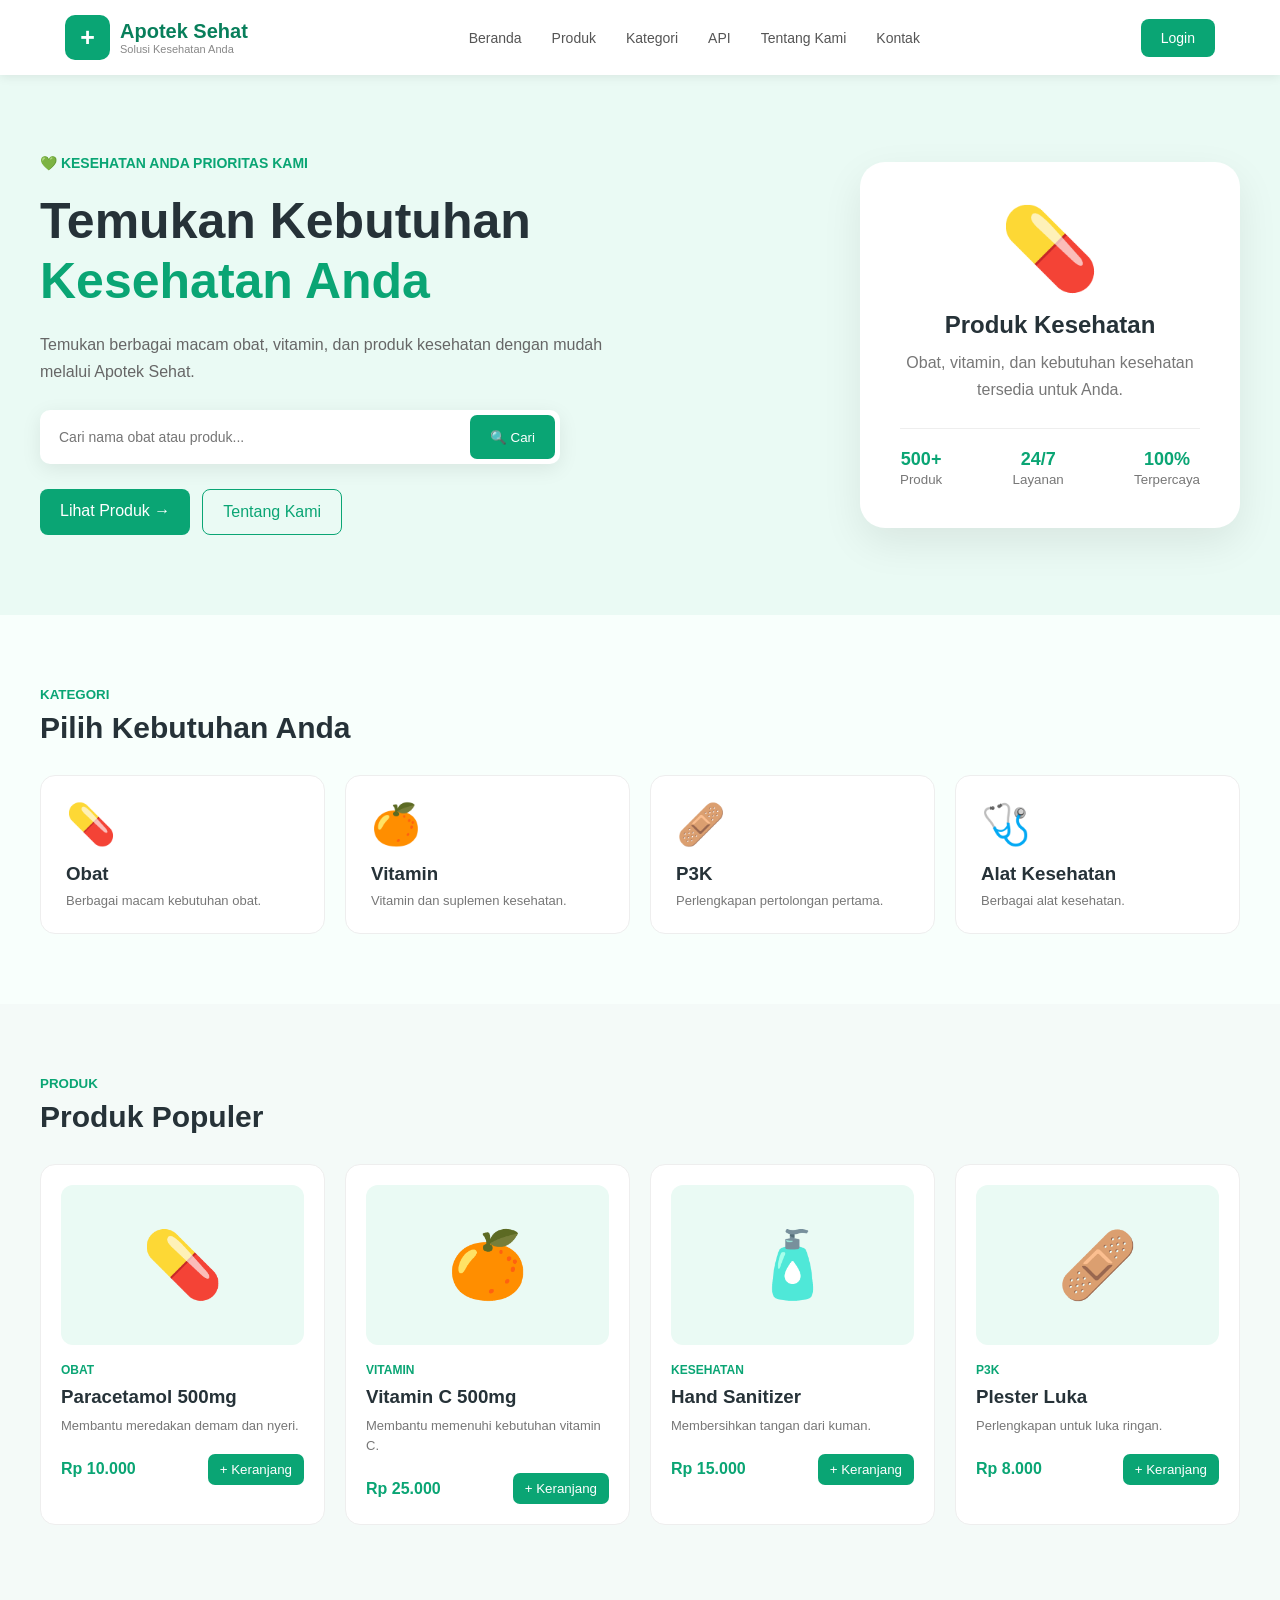
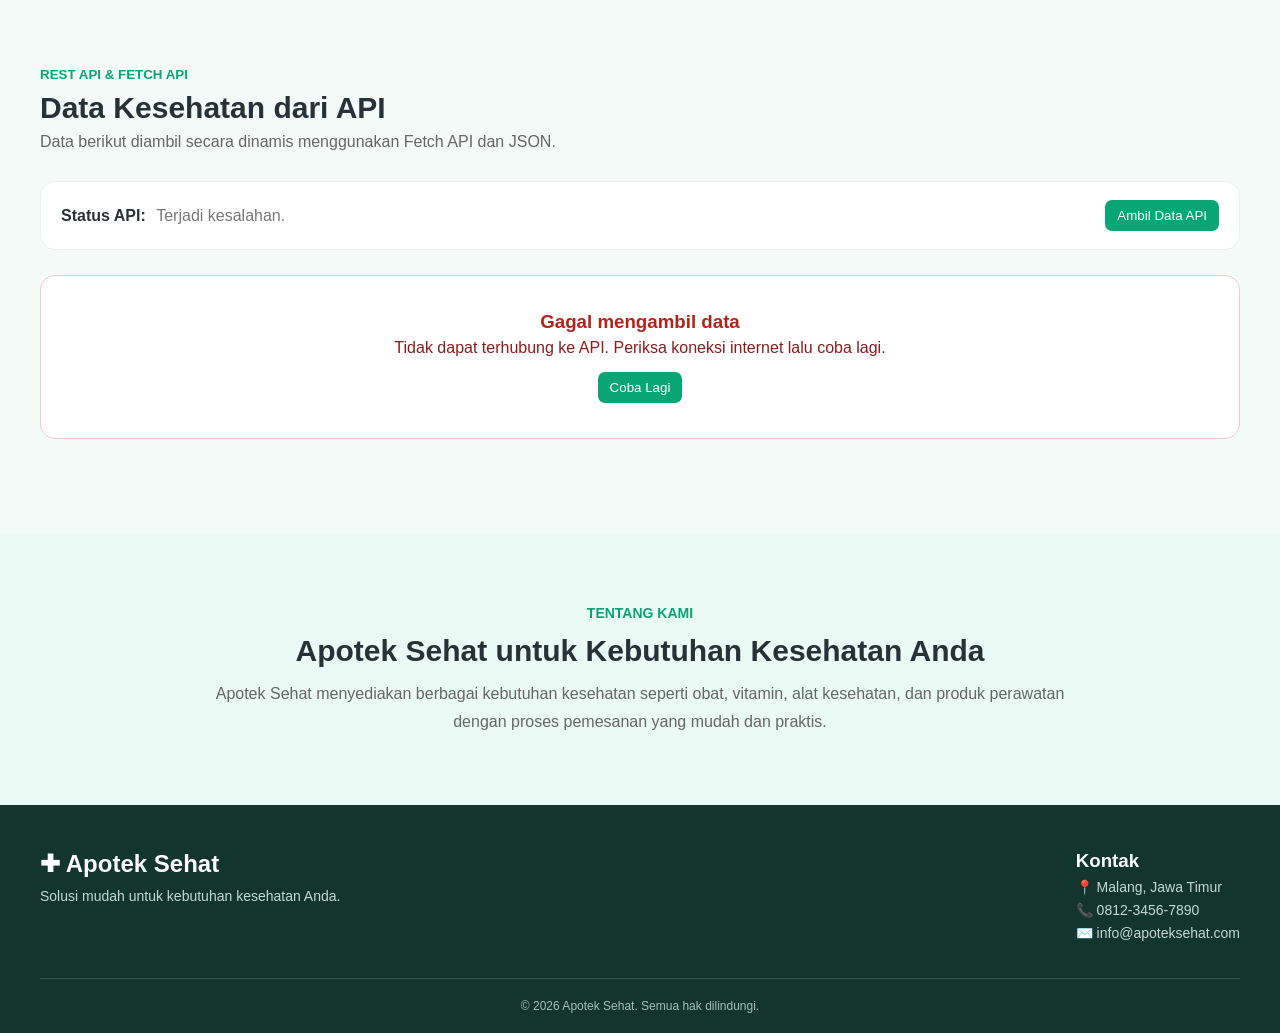
<file: APOTIK WEEK 2/index.html>
<!DOCTYPE html>
<html lang="id">

<head>
    <meta charset="UTF-8">
    <meta name="viewport" content="width=device-width, initial-scale=1.0">
    <title>Apotek Sehat</title>

    <!-- File CSS (tampilan) -->
    <link rel="stylesheet" href="style.css">
</head>

<body>

    <!-- ================= NAVBAR ================= -->
    <header>
        <nav class="navbar">

            <div class="logo">
                <div class="logo-icon">+</div>
                <div>
                    <h2>Apotek Sehat</h2>
                    <p>Solusi Kesehatan Anda</p>
                </div>
            </div>

            <ul class="menu">
                <li><a href="#">Beranda</a></li>
                <li><a href="#produk">Produk</a></li>
                <li><a href="#kategori">Kategori</a></li>
                <li><a href="#api-data">API</a></li>
                <li><a href="#tentang">Tentang Kami</a></li>
                <li><a href="#kontak">Kontak</a></li>
            </ul>

            <button class="login-btn" onclick="login()">Login</button>

        </nav>
    </header>


    <!-- ================= HERO ================= -->
    <section class="hero">
        <div class="hero-container">

            <div class="hero-text">
                <div class="small-title">💚 KESEHATAN ANDA PRIORITAS KAMI</div>

                <h1>Temukan Kebutuhan <span>Kesehatan Anda</span></h1>

                <p>
                    Temukan berbagai macam obat, vitamin,
                    dan produk kesehatan dengan mudah
                    melalui Apotek Sehat.
                </p>

                <!-- SEARCH -->
                <div class="search-box">
                    <input type="text" id="search" placeholder="Cari nama obat atau produk...">
                    <button onclick="searchProduct()">🔍 Cari</button>
                </div>

                <div class="hero-buttons">
                    <a href="#produk" class="btn-primary">Lihat Produk →</a>
                    <a href="#tentang" class="btn-secondary">Tentang Kami</a>
                </div>
            </div>

            <!-- HERO CARD -->
            <div class="hero-card">
                <div class="icon">💊</div>
                <h2>Produk Kesehatan</h2>
                <p>Obat, vitamin, dan kebutuhan kesehatan tersedia untuk Anda.</p>

                <div class="statistics">
                    <div><strong>500+</strong><small>Produk</small></div>
                    <div><strong>24/7</strong><small>Layanan</small></div>
                    <div><strong>100%</strong><small>Terpercaya</small></div>
                </div>
            </div>

        </div>
    </section>


    <!-- ================= KATEGORI ================= -->
    <section id="kategori">
        <div class="container">

            <div class="section-title">
                <small>KATEGORI</small>
                <h2>Pilih Kebutuhan Anda</h2>
            </div>

            <div class="category-list">

                <div class="category">
                    <div class="category-icon">💊</div>
                    <h3>Obat</h3>
                    <p>Berbagai macam kebutuhan obat.</p>
                </div>

                <div class="category">
                    <div class="category-icon">🍊</div>
                    <h3>Vitamin</h3>
                    <p>Vitamin dan suplemen kesehatan.</p>
                </div>

                <div class="category">
                    <div class="category-icon">🩹</div>
                    <h3>P3K</h3>
                    <p>Perlengkapan pertolongan pertama.</p>
                </div>

                <div class="category">
                    <div class="category-icon">🩺</div>
                    <h3>Alat Kesehatan</h3>
                    <p>Berbagai alat kesehatan.</p>
                </div>

            </div>
        </div>
    </section>


    <!-- ================= PRODUK ================= -->
    <section id="produk">
        <div class="container">

            <div class="section-title">
                <small>PRODUK</small>
                <h2>Produk Populer</h2>
            </div>

            <div class="product-list">

                <!-- PRODUK 1 -->
                <div class="product">
                    <div class="product-image">💊</div>
                    <span class="product-category">OBAT</span>
                    <h3>Paracetamol 500mg</h3>
                    <p>Membantu meredakan demam dan nyeri.</p>
                    <div class="product-bottom">
                        <span class="price">Rp 10.000</span>
                        <button class="cart-button" onclick="addCart()">+ Keranjang</button>
                    </div>
                </div>

                <!-- PRODUK 2 -->
                <div class="product">
                    <div class="product-image">🍊</div>
                    <span class="product-category">VITAMIN</span>
                    <h3>Vitamin C 500mg</h3>
                    <p>Membantu memenuhi kebutuhan vitamin C.</p>
                    <div class="product-bottom">
                        <span class="price">Rp 25.000</span>
                        <button class="cart-button" onclick="addCart()">+ Keranjang</button>
                    </div>
                </div>

                <!-- PRODUK 3 -->
                <div class="product">
                    <div class="product-image">🧴</div>
                    <span class="product-category">KESEHATAN</span>
                    <h3>Hand Sanitizer</h3>
                    <p>Membersihkan tangan dari kuman.</p>
                    <div class="product-bottom">
                        <span class="price">Rp 15.000</span>
                        <button class="cart-button" onclick="addCart()">+ Keranjang</button>
                    </div>
                </div>

                <!-- PRODUK 4 -->
                <div class="product">
                    <div class="product-image">🩹</div>
                    <span class="product-category">P3K</span>
                    <h3>Plester Luka</h3>
                    <p>Perlengkapan untuk luka ringan.</p>
                    <div class="product-bottom">
                        <span class="price">Rp 8.000</span>
                        <button class="cart-button" onclick="addCart()">+ Keranjang</button>
                    </div>
                </div>

            </div>
        </div>
    </section>



    <!-- ================= REST API ================= -->
    <section id="api-data" class="api-section">
        <div class="container">
            <div class="section-title">
                <small>REST API & FETCH API</small>
                <h2>Data Kesehatan dari API</h2>
                <p class="api-intro">
                    Data berikut diambil secara dinamis menggunakan Fetch API dan JSON.
                </p>
            </div>

            <div class="api-control">
                <div>
                    <strong>Status API:</strong>
                    <span id="api-status">Siap mengambil data...</span>
                </div>
                <button id="api-load-btn" class="cart-button">Ambil Data API</button>
            </div>

            <div id="api-loading" class="api-state api-loading hidden">
                <div class="api-spinner"></div>
                <p>Loading data dari API...</p>
            </div>

            <div id="api-error" class="api-state api-error hidden">
                <h3>Gagal mengambil data</h3>
                <p id="api-error-message"></p>
                <button id="api-retry-btn" class="cart-button">Coba Lagi</button>
            </div>

            <div id="api-success" class="hidden">
                <div id="api-list" class="api-list"></div>
            </div>
        </div>
    </section>


    <!-- ================= TENTANG ================= -->
    <section class="about" id="tentang">
        <div class="about-container">

            <small class="small-title">TENTANG KAMI</small>

            <h2>Apotek Sehat untuk Kebutuhan Kesehatan Anda</h2>

            <p>
                Apotek Sehat menyediakan berbagai
                kebutuhan kesehatan seperti obat,
                vitamin, alat kesehatan, dan produk
                perawatan dengan proses pemesanan
                yang mudah dan praktis.
            </p>

        </div>
    </section>


    <!-- ================= FOOTER ================= -->
    <footer id="kontak">

        <div class="footer-container">

            <div>
                <h2>✚ Apotek Sehat</h2>
                <p>Solusi mudah untuk kebutuhan kesehatan Anda.</p>
            </div>

            <div>
                <h3>Kontak</h3>
                <p>📍 Malang, Jawa Timur</p>
                <p>📞 0812-3456-7890</p>
                <p>✉️ info@apoteksehat.com</p>
            </div>

        </div>

        <div class="copyright">
            © 2026 Apotek Sehat. Semua hak dilindungi.
        </div>

    </footer>


    <!-- File JavaScript (fungsi tombol) -->
    <script src="script.js"></script>

</body>

</html>
</file>
<file: APOTIK WEEK 2/style.css>
/* ================= RESET & DASAR ================= */
* {
    margin: 0;
    padding: 0;
    box-sizing: border-box;
    font-family: Arial, sans-serif;
}

html { scroll-behavior: smooth; }

body {
    background-color: #f8fffc;
    color: #263238;
}


/* ================= NAVBAR ================= */
header {
    background-color: white;
    box-shadow: 0 2px 10px rgba(0, 0, 0, 0.08);
    position: sticky;
    top: 0;
    z-index: 1000;
}

.navbar {
    max-width: 1200px;
    margin: auto;
    height: 75px;
    display: flex;
    align-items: center;
    justify-content: space-between;
    padding: 0 25px;
}

.logo {
    display: flex;
    align-items: center;
    gap: 10px;
}

.logo-icon {
    width: 45px;
    height: 45px;
    background-color: #0aa574;
    color: white;
    border-radius: 10px;
    display: flex;
    align-items: center;
    justify-content: center;
    font-size: 25px;
    font-weight: bold;
}

.logo h2 { color: #087f5b; font-size: 20px; }
.logo p { color: #888; font-size: 11px; }

/* Menu */
.menu {
    display: flex;
    gap: 30px;
    list-style: none;
}

.menu a {
    text-decoration: none;
    color: #555;
    font-size: 14px;
}

.menu a:hover { color: #0aa574; }

/* Tombol login */
.login-btn {
    background-color: #0aa574;
    color: white;
    border: none;
    padding: 11px 20px;
    border-radius: 8px;
    cursor: pointer;
    font-size: 14px;
}

.login-btn:hover { background-color: #087f5b; }


/* ================= HERO ================= */
.hero {
    background-color: #eafaf4;
    padding: 80px 25px;
}

.hero-container {
    max-width: 1200px;
    margin: auto;
    display: flex;
    align-items: center;
    justify-content: space-between;
    gap: 50px;
}

.hero-text { max-width: 600px; }

.small-title {
    color: #0aa574;
    font-weight: bold;
    font-size: 14px;
}

.hero h1 {
    font-size: 50px;
    line-height: 1.2;
    margin: 20px 0;
}

.hero h1 span { color: #0aa574; }

.hero p {
    color: #666;
    line-height: 1.7;
    margin-bottom: 25px;
}

/* Kotak pencarian */
.search-box {
    background: white;
    max-width: 520px;
    display: flex;
    padding: 5px;
    border-radius: 10px;
    box-shadow: 0 5px 20px rgba(0, 0, 0, 0.08);
}

.search-box input {
    flex: 1;
    border: none;
    outline: none;
    padding: 14px;
    font-size: 14px;
}

.search-box button {
    border: none;
    background-color: #0aa574;
    color: white;
    padding: 0 20px;
    border-radius: 7px;
    cursor: pointer;
}

/* Tombol hero */
.hero-buttons {
    margin-top: 25px;
    display: flex;
    gap: 12px;
}

.btn-primary {
    background-color: #0aa574;
    color: white;
    padding: 13px 20px;
    text-decoration: none;
    border-radius: 8px;
}

.btn-secondary {
    border: 1px solid #0aa574;
    color: #0aa574;
    padding: 13px 20px;
    text-decoration: none;
    border-radius: 8px;
}


/* ================= HERO CARD ================= */
.hero-card {
    width: 380px;
    background-color: white;
    padding: 40px;
    border-radius: 25px;
    text-align: center;
    box-shadow: 0 15px 40px rgba(0, 0, 0, 0.08);
}

.hero-card .icon {
    font-size: 80px;
    margin-bottom: 15px;
}

.hero-card h2 { margin-bottom: 10px; }
.hero-card p { color: #777; }

.statistics {
    margin-top: 25px;
    display: flex;
    justify-content: space-between;
    border-top: 1px solid #eee;
    padding-top: 20px;
}

.statistics strong {
    display: block;
    color: #0aa574;
    font-size: 18px;
}

.statistics small { color: #777; }


/* ================= SECTION UMUM ================= */
section { padding: 70px 25px; }

.container {
    max-width: 1200px;
    margin: auto;
}

.section-title { margin-bottom: 30px; }

.section-title small {
    color: #0aa574;
    font-weight: bold;
}

.section-title h2 {
    font-size: 30px;
    margin-top: 8px;
}


/* ================= KATEGORI ================= */
.category-list {
    display: grid;
    grid-template-columns: repeat(4, 1fr);
    gap: 20px;
}

.category {
    background-color: white;
    border: 1px solid #eee;
    padding: 25px;
    border-radius: 15px;
    transition: 0.3s;
}

.category:hover {
    transform: translateY(-5px);
    box-shadow: 0 10px 25px rgba(0, 0, 0, 0.08);
}

.category-icon {
    font-size: 40px;
    margin-bottom: 15px;
}

.category h3 { margin-bottom: 8px; }

.category p {
    color: #777;
    font-size: 13px;
}


/* ================= PRODUK ================= */
#produk { background-color: #f4faf8; }

.product-list {
    display: grid;
    grid-template-columns: repeat(4, 1fr);
    gap: 20px;
}

.product {
    background-color: white;
    padding: 20px;
    border-radius: 15px;
    border: 1px solid #eee;
}

.product-image {
    height: 160px;
    background-color: #eafaf4;
    border-radius: 12px;
    display: flex;
    align-items: center;
    justify-content: center;
    font-size: 65px;
    margin-bottom: 15px;
}

.product-category {
    color: #0aa574;
    font-size: 12px;
    font-weight: bold;
}

.product h3 { margin: 8px 0; }

.product p {
    color: #777;
    font-size: 13px;
    line-height: 1.5;
}

.product-bottom {
    display: flex;
    align-items: center;
    justify-content: space-between;
    margin-top: 18px;
}

.price {
    color: #0aa574;
    font-weight: bold;
}

.cart-button {
    border: none;
    background-color: #0aa574;
    color: white;
    padding: 8px 12px;
    border-radius: 7px;
    cursor: pointer;
}

.cart-button:hover { background-color: #087f5b; }


/* ================= TENTANG ================= */
.about { background-color: #eafaf4; }

.about-container {
    max-width: 900px;
    margin: auto;
    text-align: center;
}

.about-container h2 {
    font-size: 30px;
    margin: 12px 0;
}

.about-container p {
    color: #666;
    line-height: 1.7;
}


/* ================= FOOTER ================= */
footer {
    background-color: #12352d;
    color: white;
    padding: 45px 25px 20px;
}

.footer-container {
    max-width: 1200px;
    margin: auto;
    display: flex;
    justify-content: space-between;
    gap: 40px;
}

.footer-container h2 { margin-bottom: 10px; }

.footer-container p {
    color: #c7d8d3;
    margin: 7px 0;
    font-size: 14px;
}

.copyright {
    max-width: 1200px;
    margin: 30px auto 0;
    padding-top: 20px;
    border-top: 1px solid #35554e;
    text-align: center;
    color: #a9bfba;
    font-size: 12px;
}


/* ================= RESPONSIVE ================= */
@media (max-width: 900px) {
    .menu { display: none; }
    .hero-container { flex-direction: column; }
    .hero-text { max-width: 100%; }

    .category-list,
    .product-list { grid-template-columns: repeat(2, 1fr); }
}

@media (max-width: 600px) {
    .hero h1 { font-size: 35px; }
    .hero-card { width: 100%; }

    .category-list,
    .product-list { grid-template-columns: 1fr; }

    .footer-container { flex-direction: column; }
}


/* ================= REST API ================= */
.api-section {
    background-color: #f4faf8;
}

.api-intro {
    color: #666;
    margin-top: 8px;
}

.api-control {
    background-color: white;
    border: 1px solid #eee;
    border-radius: 15px;
    padding: 18px 20px;
    margin-bottom: 25px;
    display: flex;
    align-items: center;
    justify-content: space-between;
    gap: 20px;
}

#api-status {
    color: #777;
    margin-left: 6px;
}

.api-state {
    background-color: white;
    border-radius: 15px;
    border: 1px solid #eee;
    padding: 35px 20px;
    text-align: center;
    margin-bottom: 25px;
}

.api-spinner {
    width: 42px;
    height: 42px;
    margin: 0 auto 12px;
    border: 4px solid #e5e5e5;
    border-top-color: #0aa574;
    border-radius: 50%;
    animation: apiSpin 0.8s linear infinite;
}

@keyframes apiSpin {
    to { transform: rotate(360deg); }
}

.api-error {
    border-color: #f2caca;
}

.api-error h3 {
    color: #b42318;
    margin-bottom: 6px;
}

.api-error p {
    color: #8a1c1c;
    margin-bottom: 15px;
}

.api-list {
    display: grid;
    grid-template-columns: repeat(3, 1fr);
    gap: 20px;
}

.api-card {
    background-color: white;
    border: 1px solid #eee;
    border-radius: 15px;
    padding: 20px;
    transition: 0.3s;
}

.api-card:hover {
    transform: translateY(-5px);
    box-shadow: 0 10px 25px rgba(0, 0, 0, 0.08);
}

.api-number {
    display: inline-block;
    background-color: #0aa574;
    color: white;
    padding: 5px 9px;
    border-radius: 7px;
    font-size: 11px;
    font-weight: bold;
    margin-bottom: 12px;
}

.api-card h3 {
    margin-bottom: 10px;
    font-size: 18px;
    text-transform: capitalize;
}

.api-card p {
    color: #777;
    font-size: 13px;
    line-height: 1.6;
}

.hidden {
    display: none !important;
}

@media (max-width: 900px) {
    .api-list {
        grid-template-columns: repeat(2, 1fr);
    }
}

@media (max-width: 600px) {
    .api-control {
        flex-direction: column;
        align-items: stretch;
    }

    .api-list {
        grid-template-columns: 1fr;
    }
}
</file>
